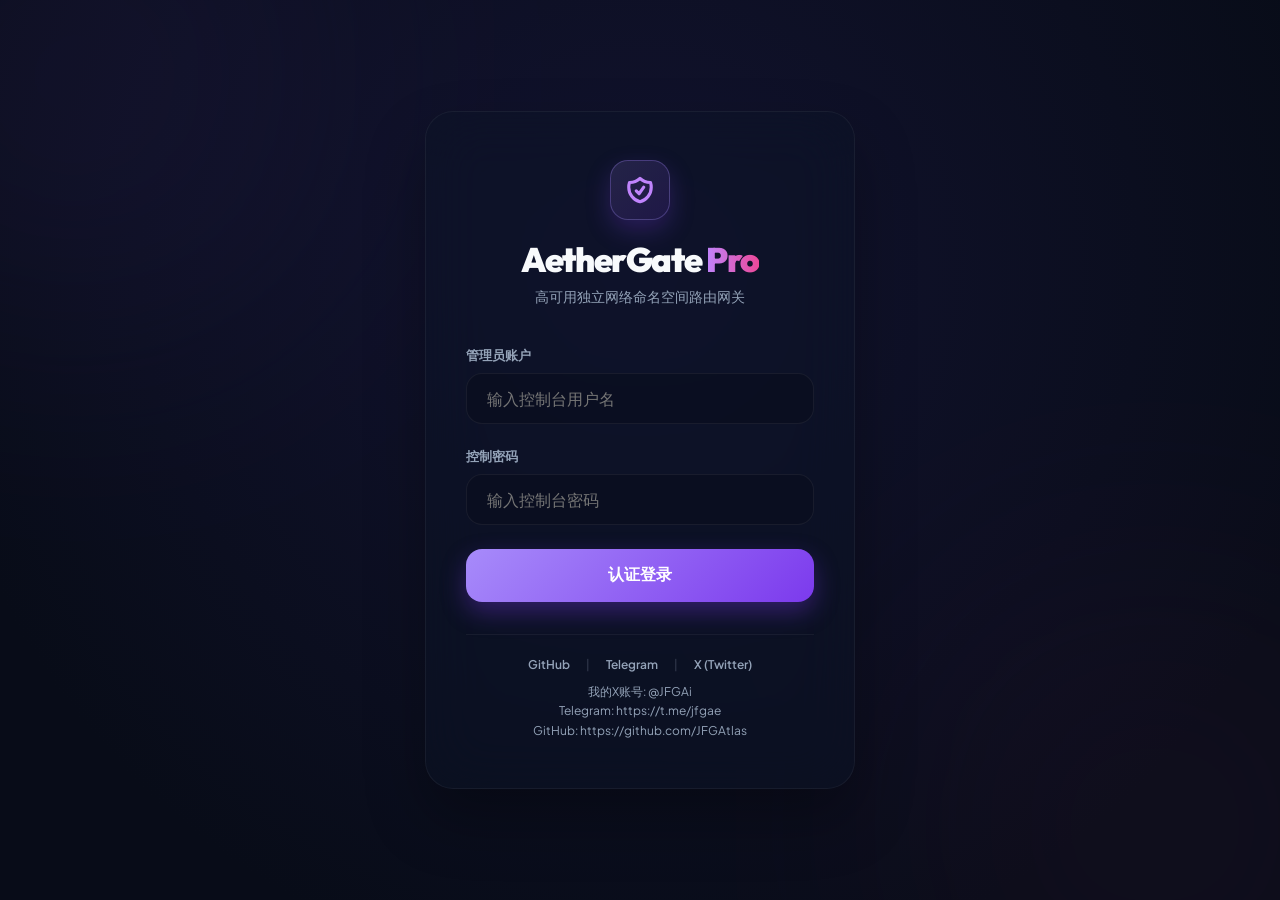
<file: web/login.html>
<!DOCTYPE html>
<html lang="zh-CN">
<head>
    <meta charset="UTF-8">
    <meta name="viewport" content="width=device-width, initial-scale=1.0">
    <title>AetherGate Pro - 网关安全认证</title>
    <link href="https://fonts.googleapis.com/css2?family=Outfit:wght@500;600;700;800;900&family=Plus+Jakarta+Sans:wght@400;500;600;700&display=swap" rel="stylesheet">
    <style>
        :root {
            --bg-color: #080c18;
            --glass-bg: rgba(13, 20, 38, 0.45);
            --glass-border: rgba(255, 255, 255, 0.05);
            --primary: #8b5cf6;
            --primary-gradient: linear-gradient(135deg, #a78bfa 0%, #7c3aed 100%);
            --text-primary: #f8fafc;
            --text-secondary: #94a3b8;
            --danger: #f43f5e;
        }

        * {
            box-sizing: border-box;
            margin: 0;
            padding: 0;
        }

        html, body {
            width: 100%;
            height: 100%;
            margin: 0;
            padding: 0;
        }

        body {
            font-family: 'Plus Jakarta Sans', sans-serif;
            background-color: var(--bg-color);
            background-image: radial-gradient(circle at 50% 30%, rgba(30, 27, 75, 0.45) 0%, var(--bg-color) 80%);
            min-height: 100vh;
            display: flex;
            align-items: center;
            justify-content: center;
            color: var(--text-primary);
            overflow: hidden;
            position: relative;
        }

        /* Abstract glowing orbs */
        .orb {
            position: absolute;
            border-radius: 50%;
            filter: blur(140px);
            z-index: 0;
            opacity: 0.4;
            pointer-events: none;
        }
        .orb-1 {
            width: 450px;
            height: 450px;
            background: rgba(139, 92, 246, 0.25);
            top: -150px;
            left: -150px;
        }
        .orb-2 {
            width: 450px;
            height: 450px;
            background: rgba(236, 72, 153, 0.15);
            bottom: -150px;
            right: -100px;
        }

        .login-card {
            position: relative;
            z-index: 10;
            width: 100%;
            max-width: 430px;
            padding: 3rem 2.5rem;
            border-radius: 28px;
            background: var(--glass-bg);
            border: 1px solid var(--glass-border);
            backdrop-filter: blur(28px);
            -webkit-backdrop-filter: blur(28px);
            box-shadow: 0 30px 60px rgba(0, 0, 0, 0.3);
            animation: cardAppear 0.8s cubic-bezier(0.16, 1, 0.3, 1);
        }

        @keyframes cardAppear {
            from { opacity: 0; transform: translateY(30px); }
            to { opacity: 1; transform: translateY(0); }
        }

        .brand-section {
            text-align: center;
            margin-bottom: 2.5rem;
        }

        .logo-icon {
            width: 60px;
            height: 60px;
            border-radius: 18px;
            background: linear-gradient(135deg, rgba(167, 139, 250, 0.15) 0%, rgba(124, 58, 237, 0.15) 100%);
            border: 1px solid rgba(167, 139, 250, 0.3);
            display: inline-flex;
            align-items: center;
            justify-content: center;
            color: #c084fc;
            margin-bottom: 1.25rem;
            box-shadow: 0 10px 25px rgba(124, 58, 237, 0.25);
        }
        .logo-icon svg {
            width: 30px;
            height: 30px;
        }

        .brand-section h1 {
            font-family: 'Outfit', sans-serif;
            font-size: 2.125rem;
            font-weight: 900;
            letter-spacing: -0.04em;
            margin-bottom: 0.375rem;
            line-height: 1.2;
        }
        .brand-section h1 span {
            background: linear-gradient(to right, #c084fc, #ec4899);
            -webkit-background-clip: text;
            -webkit-text-fill-color: transparent;
        }

        .brand-section p {
            font-size: 0.875rem;
            color: var(--text-secondary);
            font-weight: 500;
        }

        .form-group {
            margin-bottom: 1.5rem;
            display: flex;
            flex-direction: column;
            gap: 0.5rem;
        }

        .form-group label {
            font-size: 0.8125rem;
            font-weight: 600;
            color: var(--text-secondary);
        }

        .form-control {
            width: 100%;
            padding: 0.875rem 1.25rem;
            border-radius: 16px;
            background: rgba(10, 15, 30, 0.7);
            border: 1px solid rgba(255, 255, 255, 0.06);
            color: var(--text-primary);
            font-size: 1rem;
            transition: all 0.3s cubic-bezier(0.16, 1, 0.3, 1);
            font-family: inherit;
        }

        .form-control:focus {
            outline: none;
            border-color: var(--primary);
            box-shadow: 0 0 0 4px rgba(124, 58, 237, 0.15);
            background: rgba(10, 15, 30, 0.9);
        }

        .btn-submit {
            width: 100%;
            padding: 1rem;
            border-radius: 16px;
            background: var(--primary-gradient);
            border: none;
            color: white;
            font-size: 1rem;
            font-weight: 700;
            cursor: pointer;
            transition: all 0.3s cubic-bezier(0.16, 1, 0.3, 1);
            box-shadow: 0 10px 25px rgba(124, 58, 237, 0.35);
            margin-top: 1.5rem;
            display: flex;
            align-items: center;
            justify-content: center;
            gap: 0.5rem;
        }

        .btn-submit:hover {
            transform: translateY(-2px);
            box-shadow: 0 14px 30px rgba(124, 58, 237, 0.45);
        }

        .btn-submit:active {
            transform: translateY(0);
        }

        .error-box {
            background: rgba(244, 63, 94, 0.1);
            border: 1px solid rgba(244, 63, 94, 0.2);
            color: var(--danger);
            padding: 0.875rem;
            border-radius: 14px;
            font-size: 0.875rem;
            margin-bottom: 1.5rem;
            display: none;
            text-align: center;
            font-weight: 600;
            animation: shake 0.4s ease;
        }

        @keyframes shake {
            0%, 100% { transform: translateX(0); }
            20%, 60% { transform: translateX(-6px); }
            40%, 80% { transform: translateX(6px); }
        }
    </style>
</head>
<body>
    <div class="ambient-glow" style="position: absolute; top: 0; left: 0; right: 0; bottom: 0; overflow: hidden; pointer-events: none; z-index: 0;">
        <div class="orb orb-1"></div>
        <div class="orb orb-2"></div>
    </div>

    <div class="login-card">
        <div class="brand-section">
            <div class="logo-icon">
                <svg viewBox="0 0 24 24" fill="none" stroke="currentColor" stroke-width="2.5">
                    <path stroke-linecap="round" stroke-linejoin="round" d="M9 12.75L11.25 15 15 9.75m-3-7.036A11.959 11.959 0 013.598 6 11.99 11.99 0 003 9.749c0 5.592 3.824 10.29 9 11.622 5.176-1.332 9-6.03 9-11.622 0-1.31-.21-2.57-.598-3.751h-.152c-3.196 0-6.1-1.248-8.25-3.285z" />
                </svg>
            </div>
            <h1>AetherGate <span>Pro</span></h1>
            <p>高可用独立网络命名空间路由网关</p>
        </div>
        
        <div id="error-msg" class="error-box"></div>

        <form id="login-form">
            <div class="form-group">
                <label for="username">管理员账户</label>
                <input type="text" id="username" class="form-control" placeholder="输入控制台用户名" autocomplete="username" required>
            </div>
            <div class="form-group">
                <label for="password">控制密码</label>
                <input type="password" id="password" class="form-control" placeholder="输入控制台密码" autocomplete="current-password" required>
            </div>
            <button type="submit" class="btn-submit">
                认证登录
            </button>
        </form>
        
        <div class="login-footer" style="margin-top: 2rem; border-top: 1px solid rgba(255, 255, 255, 0.05); padding-top: 1.25rem; text-align: center; font-size: 0.75rem; color: var(--text-secondary); line-height: 1.6;">
            <div style="margin-bottom: 0.5rem; display: flex; justify-content: center; gap: 1rem;">
                <a href="https://github.com/JFGAtlas" target="_blank" style="color: var(--text-secondary); text-decoration: none; font-weight: 600; transition: color 0.3s;" onmouseover="this.style.color='#c084fc'" onmouseout="this.style.color='var(--text-secondary)'">GitHub</a>
                <span style="opacity: 0.3;">|</span>
                <a href="https://t.me/jfgae" target="_blank" style="color: var(--text-secondary); text-decoration: none; font-weight: 600; transition: color 0.3s;" onmouseover="this.style.color='#c084fc'" onmouseout="this.style.color='var(--text-secondary)'">Telegram</a>
                <span style="opacity: 0.3;">|</span>
                <a href="https://x.com/JFGAi" target="_blank" style="color: var(--text-secondary); text-decoration: none; font-weight: 600; transition: color 0.3s;" onmouseover="this.style.color='#c084fc'" onmouseout="this.style.color='var(--text-secondary)'">X (Twitter)</a>
            </div>
            <div>我的X账号: @JFGAi</div>
            <div>Telegram: https://t.me/jfgae</div>
            <div>GitHub: https://github.com/JFGAtlas</div>
        </div>
    </div>

    <script>
        const form = document.getElementById("login-form");
        const errorMsg = document.getElementById("error-msg");

        form.addEventListener("submit", async (e) => {
            e.preventDefault();
            errorMsg.style.display = "none";
            
            const username = document.getElementById("username").value;
            const password = document.getElementById("password").value;
            
            // Extract secret path prefix if present
            const secretPath = window.location.pathname.split("/")[1] || "";
            const apiPrefix = secretPath && secretPath !== "index.html" && secretPath !== "login.html" ? `/${secretPath}` : "";

            try {
                const res = await fetch(`${apiPrefix}/api/login`, {
                    method: "POST",
                    headers: { "Content-Type": "application/json" },
                    body: JSON.stringify({ username, password })
                });
                
                const data = await res.json();
                if (res.ok && data.success) {
                    window.location.reload();
                } else {
                    errorMsg.textContent = data.error || "账户验证错误，请重新输入";
                    errorMsg.style.display = "block";
                }
            } catch (err) {
                errorMsg.textContent = "网关服务端通信超时，请检查服务状态";
                errorMsg.style.display = "block";
            }
        });
    </script>
</body>
</html>
</file>
